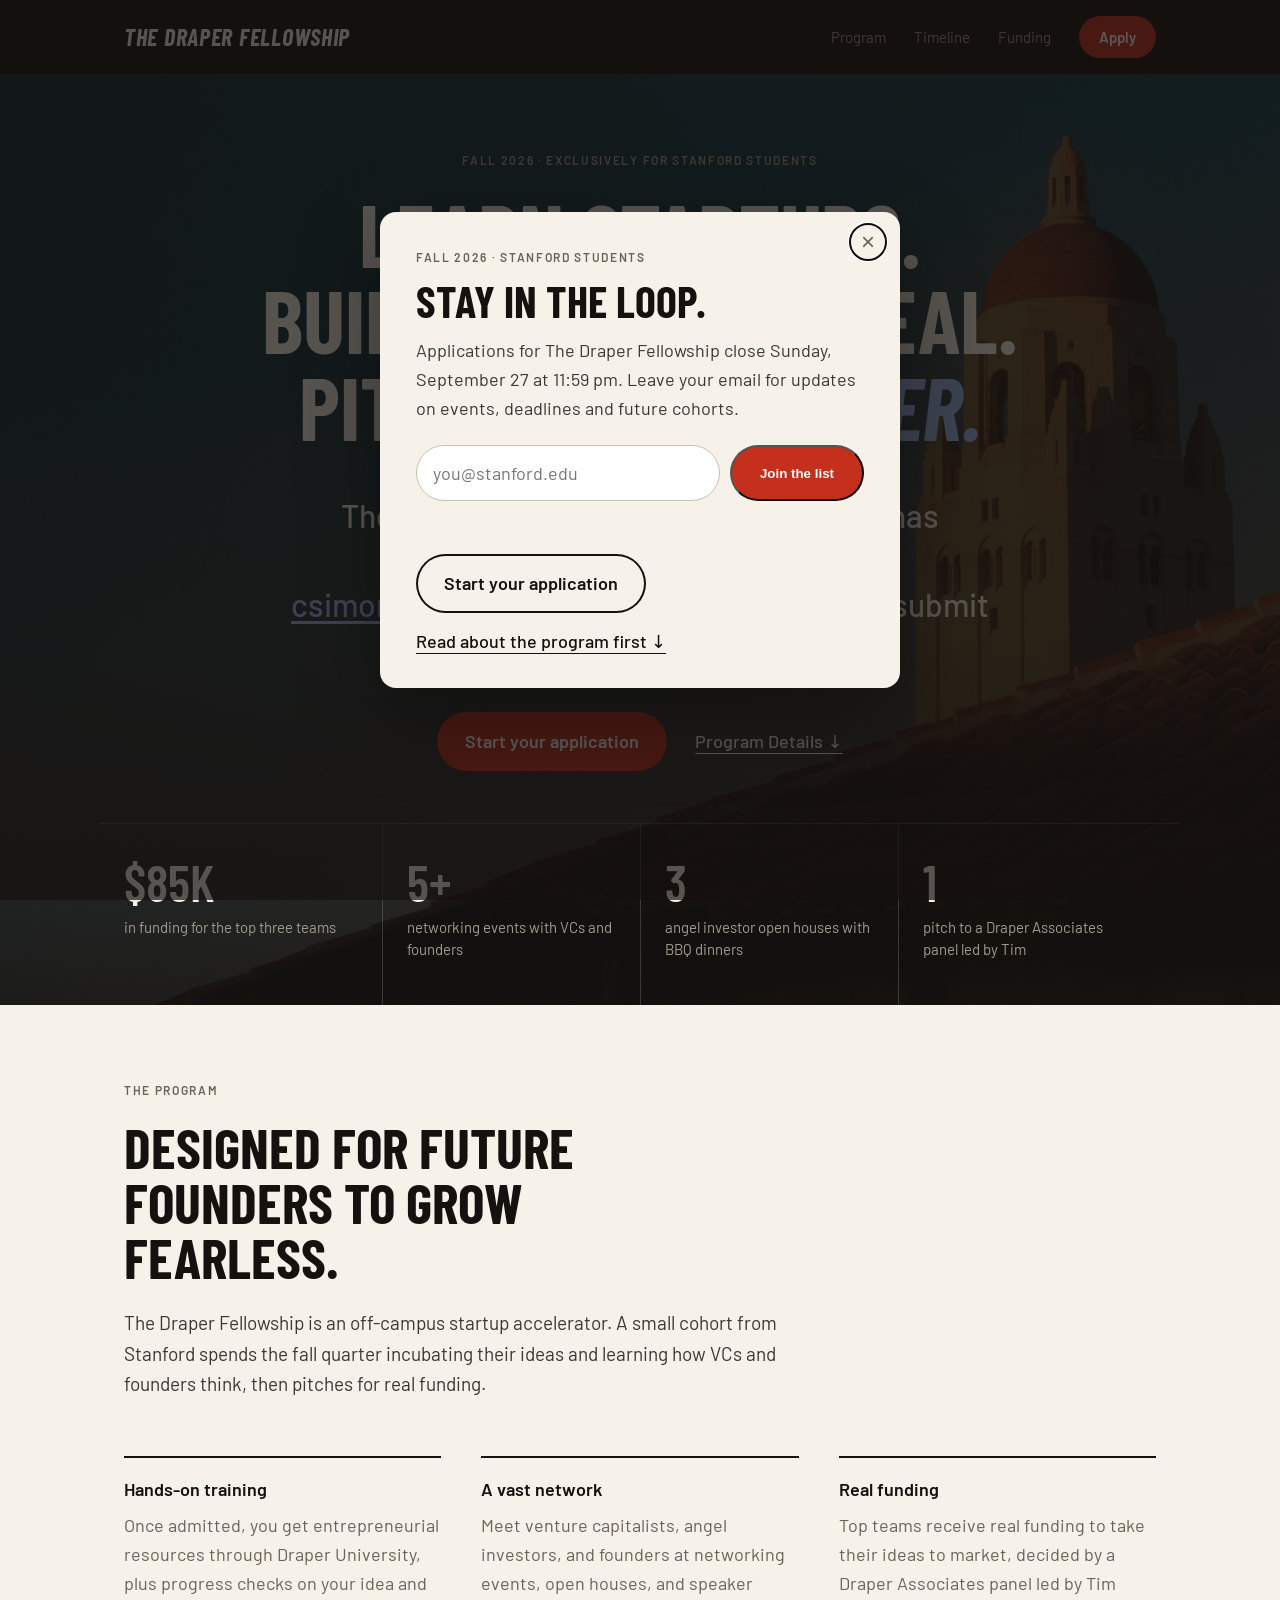
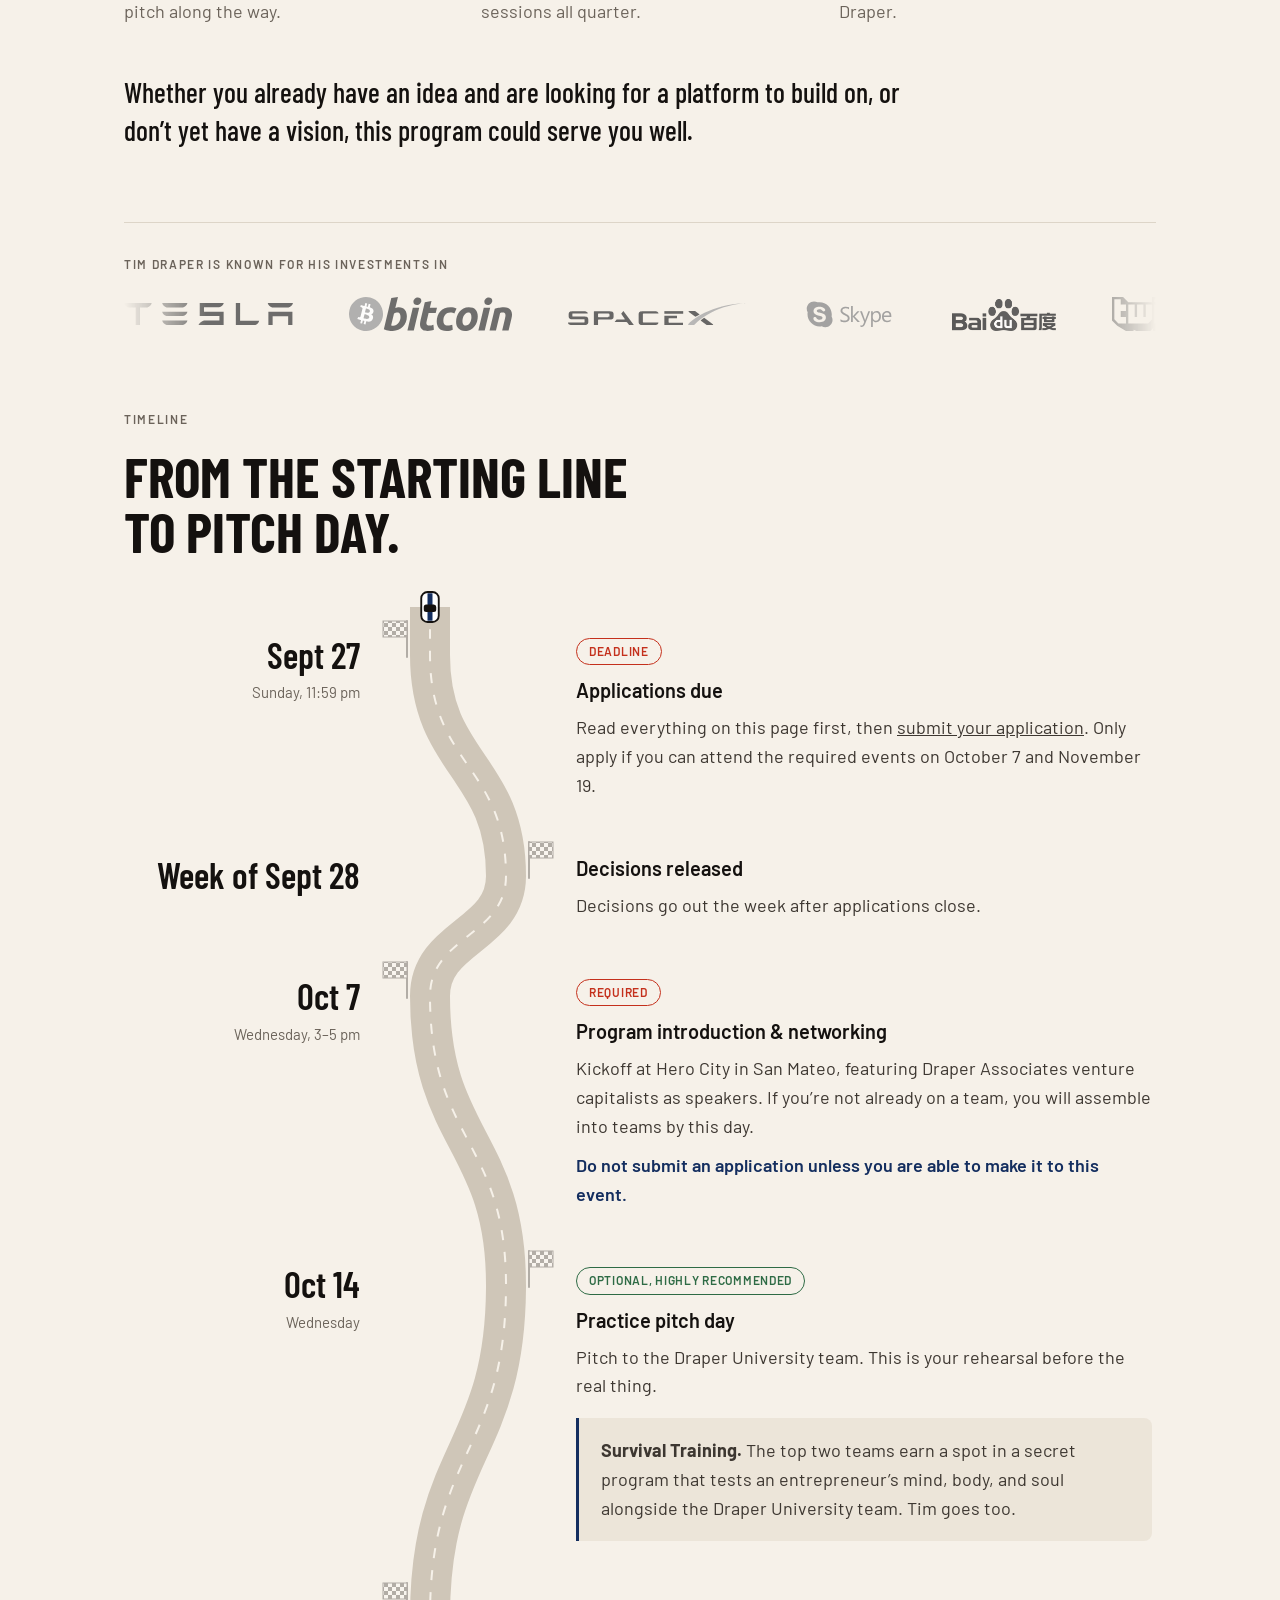
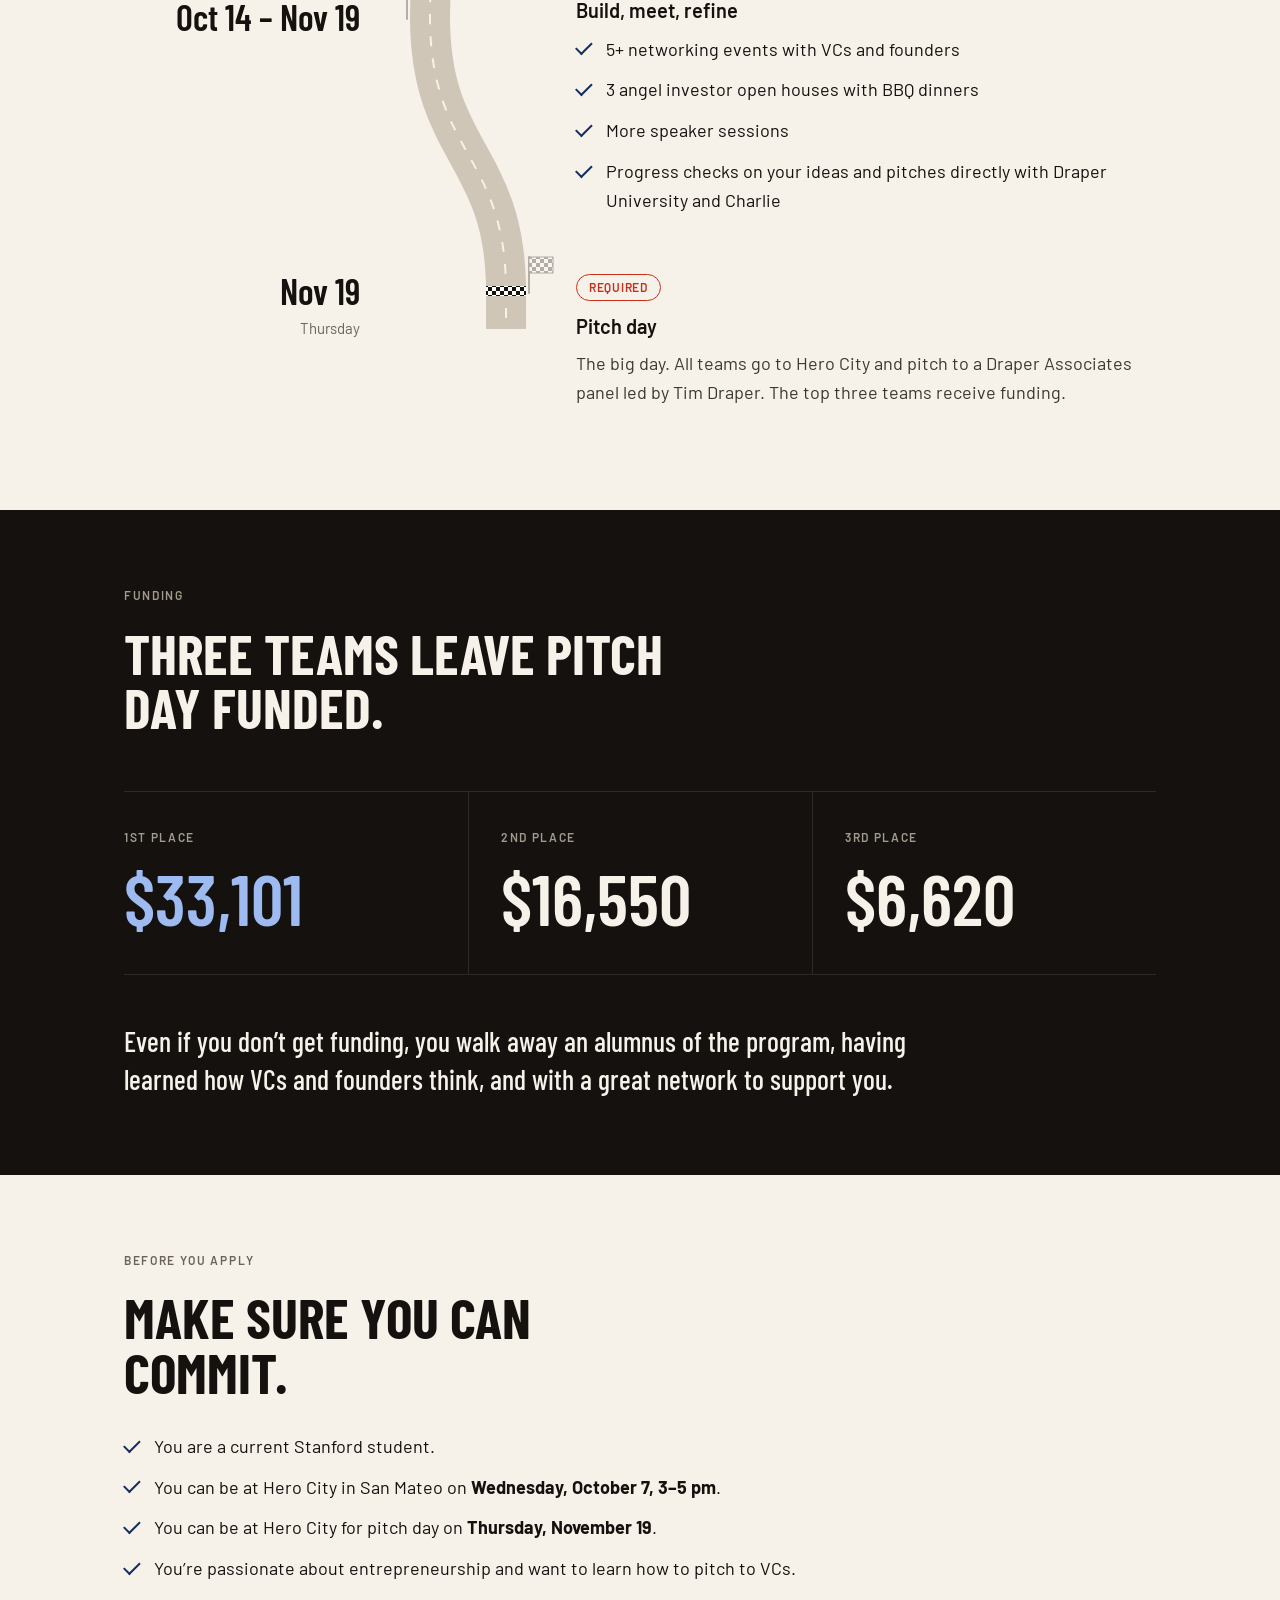
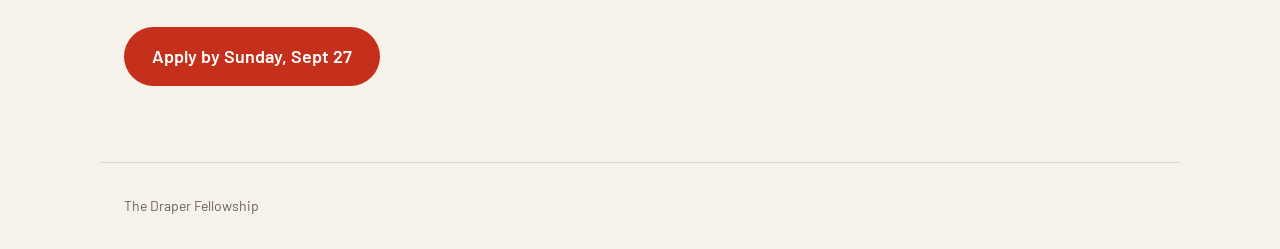
<file: docs/index.html>
<!DOCTYPE html>
<html lang="en">
<head>
  <meta charset="utf-8">
  <meta name="viewport" content="width=device-width, initial-scale=1">
  <title>The Draper Fellowship</title>
  <meta name="description" content="An off-campus startup accelerator for Stanford students. Learn how VCs and founders think, build your network, and pitch a Draper Associates panel for real funding. Applications due Sunday, Sept 27 at 11:59 pm.">
  <meta property="og:title" content="The Draper Fellowship">
  <meta property="og:description" content="A fall-quarter startup accelerator for Stanford students. Applications due Sunday, Sept 27 at 11:59 pm.">
  <meta property="og:type" content="website">
  <meta name="theme-color" content="#14110f">
  <link rel="icon" href="data:image/svg+xml,%3Csvg xmlns='http://www.w3.org/2000/svg' viewBox='0 0 64 64'%3E%3Crect width='64' height='64' rx='12' fill='%2314110f'/%3E%3Ctext x='32' y='46' font-family='Georgia,serif' font-size='40' font-style='italic' text-anchor='middle' fill='%23f6f1e9'%3ED%3C/text%3E%3C/svg%3E">
  <link rel="preconnect" href="https://fonts.googleapis.com">
  <link rel="preconnect" href="https://fonts.gstatic.com" crossorigin>
  <link href="https://fonts.googleapis.com/css2?family=Barlow+Condensed:ital,wght@0,500;0,600;0,700;1,700&family=Barlow:wght@400;500;600&display=swap" rel="stylesheet">
  <link rel="stylesheet" href="styles.css?v=25">
  <script src="main.js?v=15" defer></script>
</head>
<body>

  <header class="bar dark">
    <div class="nav wrap">
      <a class="wordmark" href="#top">The Draper Fellowship</a>
      <nav aria-label="Main">
        <a href="#program">Program</a>
        <a href="#timeline">Timeline</a>
        <a href="#funding">Funding</a>
        <a class="btn btn-small" href="#apply">Apply</a>
      </nav>
    </div>
  </header>

  <div class="dark hero-bg">
    <section class="hero wrap" id="top">
      <p class="eyebrow">Fall 2026 &middot; Exclusively for Stanford students</p>
      <h1>Learn startups.<br>Build something real.<br>Pitch to <em>Tim Draper.</em></h1>
      <p class="closed-note">The deadline for this quarter&rsquo;s program has officially passed. Please reach out to <a href="mailto:csimonia@stanford.edu">csimonia@stanford.edu</a> if you would like to submit a late application.</p>
      <div class="cta-row">
        <a class="btn" href="https://forms.gle/SGNK3WYaj53eyeUG7" target="_blank" rel="noopener">Start your application</a>
        <a class="link-arrow" href="#program">Program Details</a>
      </div>
    </section>

    <section class="stats wrap" aria-label="Program at a glance">
      <div><strong data-count="85" data-prefix="$" data-suffix="K">$85K</strong><span>in funding for the top three teams</span></div>
      <div><strong>5+</strong><span>networking events with VCs and founders</span></div>
      <div><strong>3</strong><span>angel investor open houses with BBQ dinners</span></div>
      <div><strong>1</strong><span>pitch to a Draper Associates panel led by Tim</span></div>
    </section>
  </div>

  <main>
    <section class="section wrap" id="program">
      <p class="eyebrow">The program</p>
      <h2>Designed for future founders to grow fearless.</h2>
      <p class="intro">The Draper Fellowship is an off-campus startup accelerator. A small cohort from Stanford spends the fall quarter incubating their ideas and learning how VCs and founders think, then pitches for real funding.</p>
      <div class="pillars">
        <article>
          <h3>Hands-on training</h3>
          <p>Once admitted, you get entrepreneurial resources through Draper University, plus progress checks on your idea and pitch along the way.</p>
        </article>
        <article>
          <h3>A vast network</h3>
          <p>Meet venture capitalists, angel investors, and founders at networking events, open houses, and speaker sessions all quarter.</p>
        </article>
        <article>
          <h3>Real funding</h3>
          <p>Top teams receive real funding to take their ideas to market, decided by a Draper Associates panel led by Tim Draper.</p>
        </article>
      </div>
      <p class="note">Whether you already have an idea and are looking for a platform to build on, or don&rsquo;t yet have a vision, this program could serve you well.</p>

      <div class="portfolio">
        <p class="eyebrow">Tim Draper is known for his investments in</p>
        <ul class="logos">
          <li><img src="logos/tesla.svg" alt="Tesla" loading="lazy"></li>
          <li><img src="logos/bitcoin.svg" alt="Bitcoin" loading="lazy"></li>
          <li><img src="logos/spacex.svg" alt="SpaceX" loading="lazy"></li>
          <li><img src="logos/skype.svg" alt="Skype" loading="lazy"></li>
          <li><img src="logos/baidu.png" alt="Baidu" loading="lazy"></li>
          <li><img src="logos/twitch.svg" alt="Twitch" loading="lazy"></li>
          <li><img src="logos/hotmail.svg" alt="Hotmail" loading="lazy"></li>
          <li><img src="logos/twitter.svg" alt="Twitter" loading="lazy"></li>
          <li><img src="logos/ring.svg" alt="Ring" loading="lazy"></li>
          <li><img src="logos/polymarket.svg" alt="Polymarket" loading="lazy"></li>
          <li><img src="logos/robinhood.svg" alt="Robinhood" loading="lazy"></li>
          <li><img src="logos/colossal.svg" alt="Colossal Biosciences" loading="lazy"></li>
        </ul>
      </div>
    </section>

    <section class="section wrap" id="timeline">
      <p class="eyebrow">Timeline</p>
      <h2>From the starting line to pitch day.</h2>

      <div class="timeline-wrap">
      <ol class="timeline">
        <li>
          <div class="when"><span class="date">Sept 27</span><span class="day">Sunday, 11:59 pm</span></div>
          <div class="what">
            <span class="tag tag-accent">Deadline</span>
            <h3>Applications due</h3>
            <p>Read everything on this page first, then <a href="#apply">submit your application</a>. Only apply if you can attend the required events on October 7 and November 19.</p>
          </div>
        </li>
        <li>
          <div class="when"><span class="date">Week of Sept 28</span></div>
          <div class="what">
            <h3>Decisions released</h3>
            <p>Decisions go out the week after applications close.</p>
          </div>
        </li>
        <li>
          <div class="when"><span class="date">Oct 7</span><span class="day">Wednesday, 3&ndash;5 pm</span></div>
          <div class="what">
            <span class="tag tag-accent">Required</span>
            <h3>Program introduction &amp; networking</h3>
            <p>Kickoff at Hero City in San Mateo, featuring Draper Associates venture capitalists as speakers. If you&rsquo;re not already on a team, you will assemble into teams by this day.</p>
            <p class="warn">Do not submit an application unless you are able to make it to this event.</p>
          </div>
        </li>
        <li>
          <div class="when"><span class="date">Oct 14</span><span class="day">Wednesday</span></div>
          <div class="what">
            <span class="tag tag-go">Optional, highly recommended</span>
            <h3>Practice pitch day</h3>
            <p>Pitch to the Draper University team. This is your rehearsal before the real thing.</p>
            <p class="callout"><strong>Survival Training.</strong> The top two teams earn a spot in a secret program that tests an entrepreneur&rsquo;s mind, body, and soul alongside the Draper University team. Tim goes too.</p>
          </div>
        </li>
        <li>
          <div class="when"><span class="date">Oct 14 &ndash; Nov 19</span></div>
          <div class="what">
            <h3>Build, meet, refine</h3>
            <ul class="checks">
              <li>5+ networking events with VCs and founders</li>
              <li>3 angel investor open houses with BBQ dinners</li>
              <li>More speaker sessions</li>
              <li>Progress checks on your ideas and pitches directly with Draper University and Charlie</li>
            </ul>
          </div>
        </li>
        <li>
          <div class="when"><span class="date">Nov 19</span><span class="day">Thursday</span></div>
          <div class="what">
            <span class="tag tag-accent">Required</span>
            <h3>Pitch day</h3>
            <p>The big day. All teams go to Hero City and pitch to a Draper Associates panel led by Tim Draper. The top three teams receive funding.</p>
          </div>
        </li>
      </ol>
      </div>
    </section>

    <section class="dark band" id="funding">
      <div class="wrap">
        <p class="eyebrow">Funding</p>
        <h2>Three teams leave pitch day funded.</h2>
        <div class="prizes">
          <div><span class="place">1st place</span><strong data-count="50000" data-prefix="$">$50,000</strong></div>
          <div><span class="place">2nd place</span><strong data-count="25000" data-prefix="$">$25,000</strong></div>
          <div><span class="place">3rd place</span><strong data-count="10000" data-prefix="$">$10,000</strong></div>
        </div>
        <p class="note">Even if you don&rsquo;t get funding, you walk away an alumnus of the program, having learned how VCs and founders think, and with a great network to support you.</p>
      </div>
    </section>

    <section class="section wrap apply" id="apply">
      <p class="eyebrow">Before you apply</p>
      <h2>Make sure you can commit.</h2>
      <ul class="checks">
        <li>You are a current Stanford student.</li>
        <li>You can be at Hero City in San Mateo on <strong>Wednesday, October 7, 3&ndash;5 pm</strong>.</li>
        <li>You can be at Hero City for pitch day on <strong>Thursday, November 19</strong>.</li>
        <li>You&rsquo;re passionate about entrepreneurship and want to learn how to pitch to VCs.</li>
      </ul>
      <a class="btn" href="https://forms.gle/SGNK3WYaj53eyeUG7" target="_blank" rel="noopener">Apply by Sunday, Sept 27</a>
    </section>
  </main>

  <dialog class="welcome" aria-labelledby="welcome-title">
    <button class="welcome-close" type="button" aria-label="Close">&times;</button>
    <p class="eyebrow">Fall 2026 &middot; Stanford students</p>
    <h2 id="welcome-title">Stay in the loop.</h2>
    <p>Applications for The Draper Fellowship close Sunday, September 27 at 11:59 pm. Leave your email for updates on events, deadlines and future cohorts.</p>
    <!-- MAILING LIST: data-form is the Google Form ID, data-entry the Email question's entry ID -->
    <form class="signup" data-form="1FAIpQLSf-tnY-HEZsAlSO1pd43NrsyA0CG9No7Oa1sWK3fm_6iik1VA" data-entry="2117742512" novalidate>
      <label class="sr-only" for="signup-email">Email</label>
      <input id="signup-email" type="email" name="email" placeholder="you@stanford.edu" required autocomplete="email">
      <button class="btn" type="submit">Join the list</button>
      <p class="signup-msg" aria-live="polite"></p>
    </form>
    <div class="cta-row">
      <a class="btn btn-outline" href="https://forms.gle/SGNK3WYaj53eyeUG7" target="_blank" rel="noopener">Start your application</a>
      <button class="link-arrow welcome-later" type="button">Read about the program first</button>
    </div>
  </dialog>

  <footer class="wrap">
    <span>The Draper Fellowship</span>
  </footer>

</body>
</html>
</file>
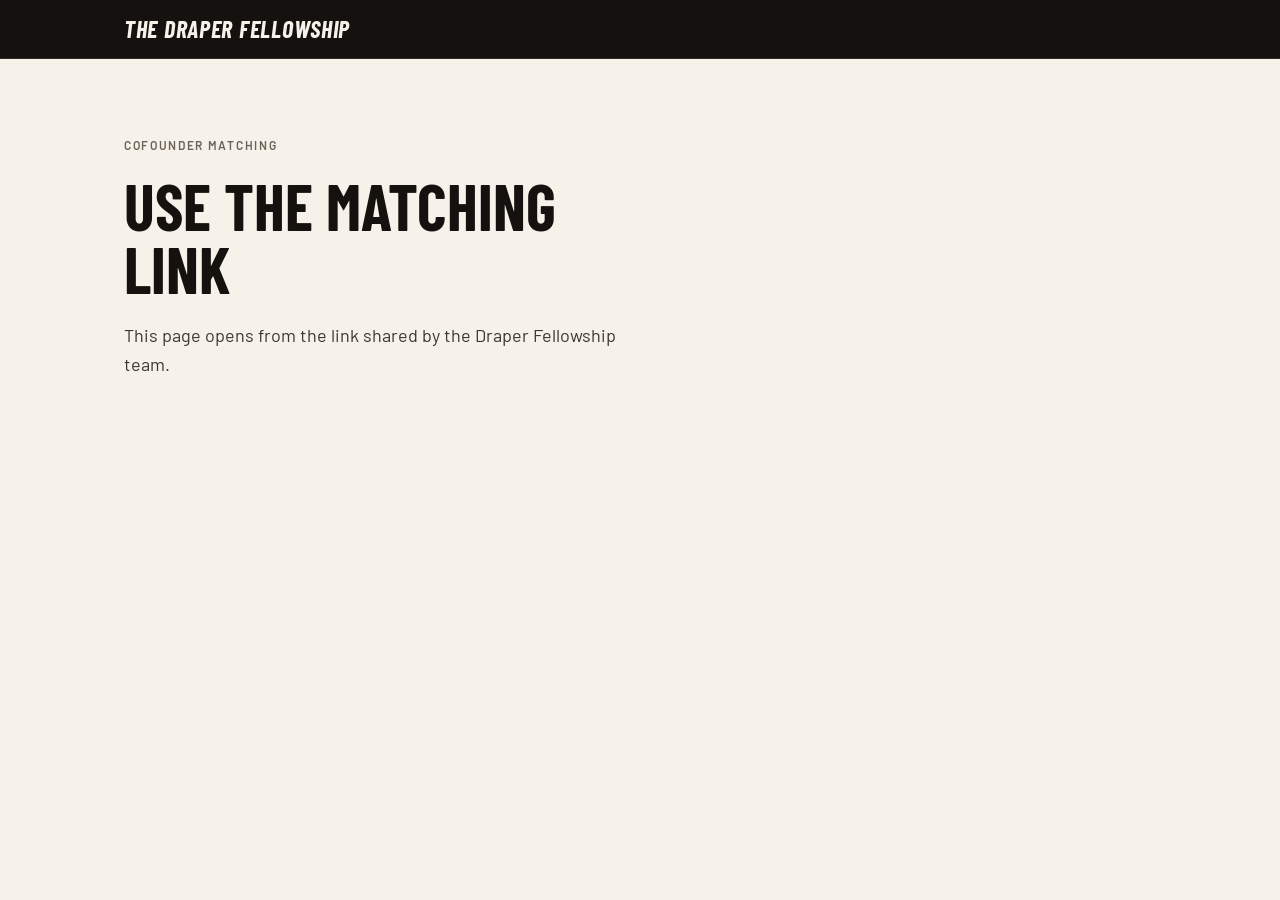
<file: docs/match/index.html>
<!DOCTYPE html>
<html lang="en">
<head>
  <meta charset="utf-8">
  <meta name="viewport" content="width=device-width, initial-scale=1">
  <meta name="robots" content="noindex">
  <title>Cofounder matching · The Draper Fellowship</title>
  <meta name="theme-color" content="#14110f">
  <link rel="icon" href="data:image/svg+xml,%3Csvg xmlns='http://www.w3.org/2000/svg' viewBox='0 0 64 64'%3E%3Crect width='64' height='64' rx='12' fill='%2314110f'/%3E%3Ctext x='32' y='46' font-family='Georgia,serif' font-size='40' font-style='italic' text-anchor='middle' fill='%23f6f1e9'%3ED%3C/text%3E%3C/svg%3E">
  <link rel="preconnect" href="https://fonts.googleapis.com">
  <link rel="preconnect" href="https://fonts.gstatic.com" crossorigin>
  <link href="https://fonts.googleapis.com/css2?family=Barlow+Condensed:ital,wght@0,500;0,600;0,700;1,700&family=Barlow:wght@400;500;600&display=swap" rel="stylesheet">
  <link rel="stylesheet" href="../styles.css?v=25">
  <link rel="stylesheet" href="match.css?v=5">
  <script src="match.js?v=8" defer></script>
</head>
<body>

  <header class="bar dark">
    <div class="nav wrap">
      <a class="wordmark" href="../">The Draper Fellowship</a>
    </div>
  </header>

  <!-- data-form / data-*-entry: the Google Form that stores rankings (Name, Ranking, Device questions) -->
  <main class="match wrap" data-form="1FAIpQLSfKG64lp2JRfSBLvQhcKNfRNk2JUpusC7Sj-TjBCpWRB7tJ8A" data-name-entry="581022194" data-ranking-entry="2034491808" data-device-entry="751092105">
    <p class="eyebrow">Cofounder matching</p>
    <h1 class="match-title">Loading&hellip;</h1>
    <p class="match-lede"></p>
    <p class="match-as"></p>

    <section class="match-who" aria-labelledby="who-h" hidden>
      <h2 id="who-h">Find your name</h2>
      <label class="sr-only" for="who-search">Search names</label>
      <input id="who-search" class="search" type="search" placeholder="Search by name" autocomplete="off">
      <ul class="people" id="who-list"></ul>
    </section>

    <div class="match-grid" hidden>
      <section class="mine" aria-labelledby="picks-h">
        <h2 id="picks-h">Your ranking</h2>
        <ol class="picks"></ol>
        <div class="actions">
          <button class="btn" type="button" id="submit" disabled>Submit ranking</button>
          <p class="match-msg" aria-live="polite"></p>
        </div>
      </section>
      <section aria-labelledby="people-h">
        <h2 id="people-h">Everyone</h2>
        <label class="sr-only" for="search">Search names</label>
        <input id="search" class="search" type="search" placeholder="Search by name" autocomplete="off">
        <ul class="people"></ul>
      </section>
    </div>
  </main>

</body>
</html>
</file>
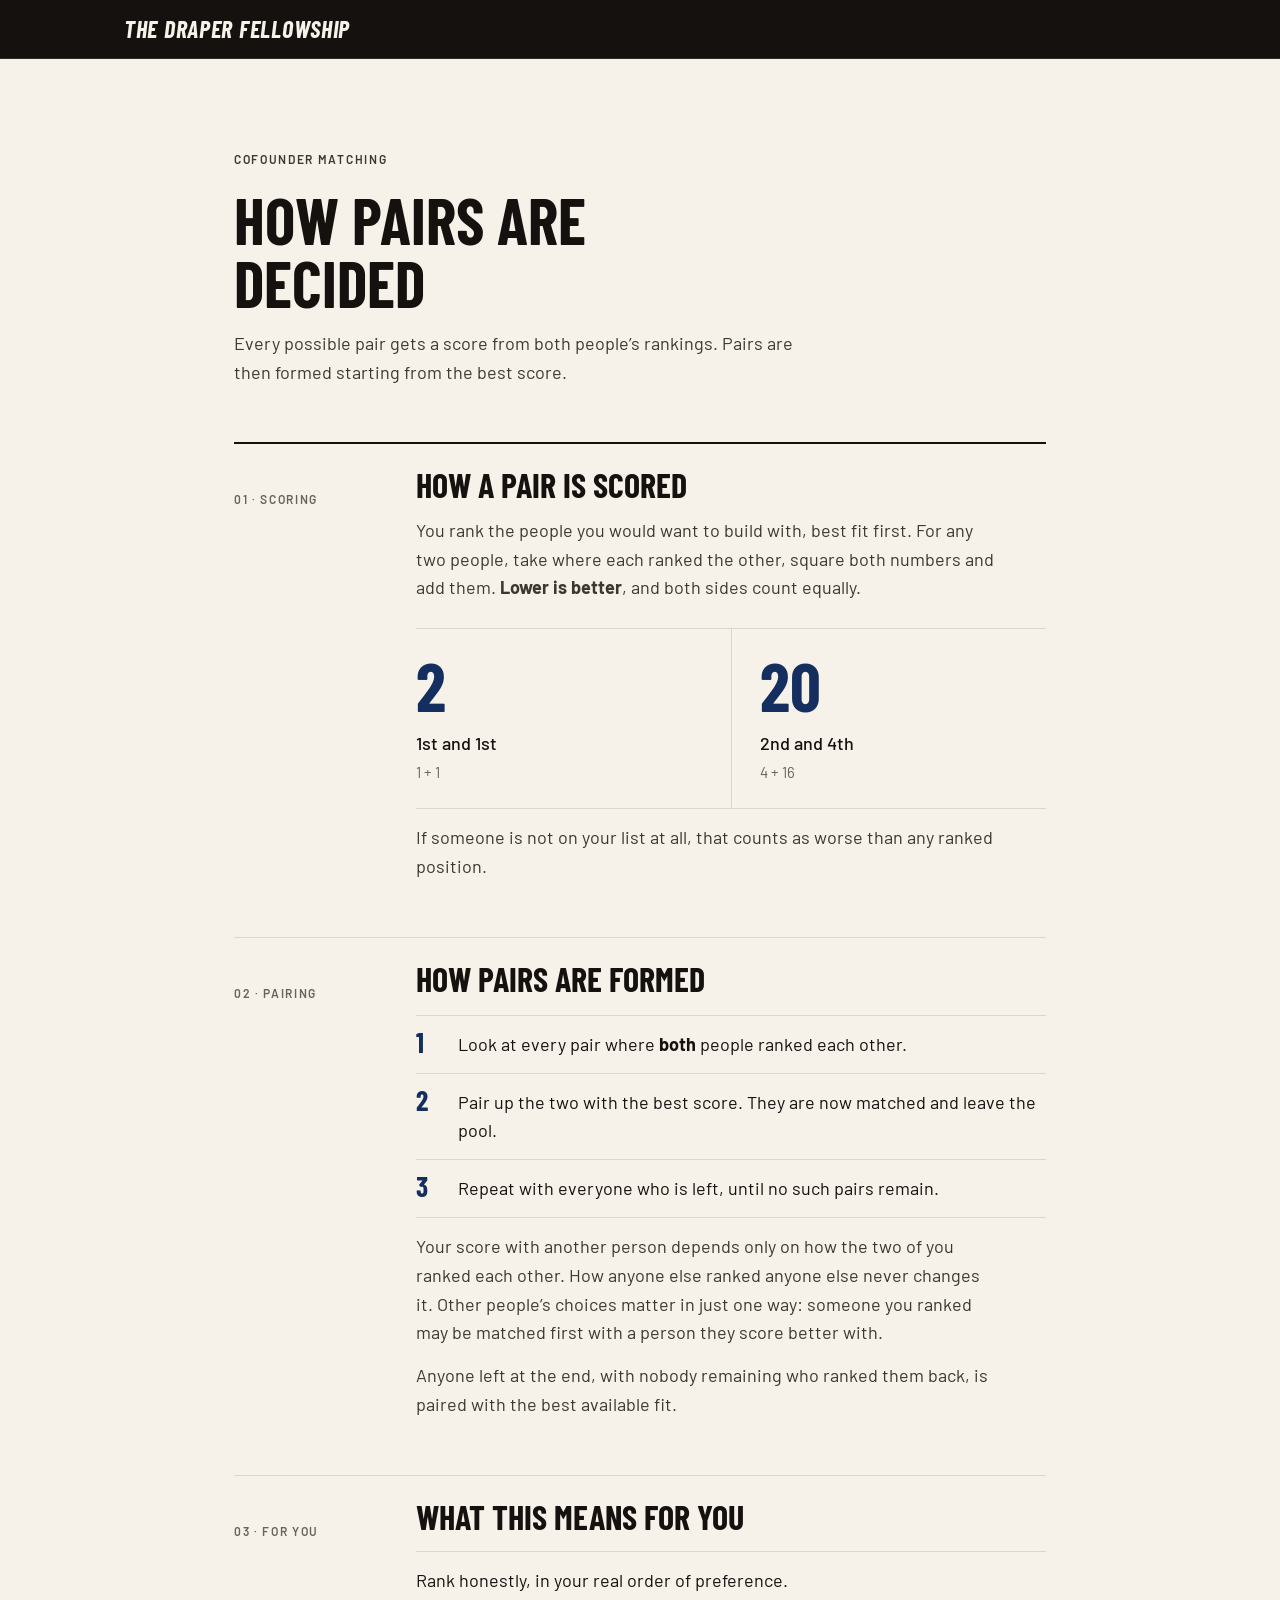
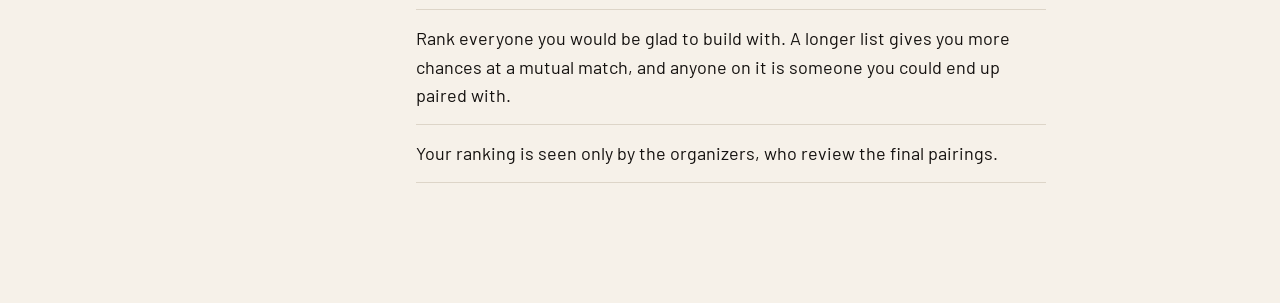
<file: docs/match/how.html>
<!DOCTYPE html>
<html lang="en">
<head>
  <meta charset="utf-8">
  <meta name="viewport" content="width=device-width, initial-scale=1">
  <meta name="robots" content="noindex">
  <title>How pairs are decided · The Draper Fellowship</title>
  <meta name="theme-color" content="#14110f">
  <link rel="icon" href="data:image/svg+xml,%3Csvg xmlns='http://www.w3.org/2000/svg' viewBox='0 0 64 64'%3E%3Crect width='64' height='64' rx='12' fill='%2314110f'/%3E%3Ctext x='32' y='46' font-family='Georgia,serif' font-size='40' font-style='italic' text-anchor='middle' fill='%23f6f1e9'%3ED%3C/text%3E%3C/svg%3E">
  <link rel="preconnect" href="https://fonts.googleapis.com">
  <link rel="preconnect" href="https://fonts.gstatic.com" crossorigin>
  <link href="https://fonts.googleapis.com/css2?family=Barlow+Condensed:ital,wght@0,500;0,600;0,700;1,700&family=Barlow:wght@400;500;600&display=swap" rel="stylesheet">
  <link rel="stylesheet" href="../styles.css?v=25">
  <link rel="stylesheet" href="match.css?v=4">
  </head>
<body>

  <header class="bar dark">
    <div class="nav wrap">
      <a class="wordmark" href="../">The Draper Fellowship</a>
    </div>
  </header>

  <main class="match explain wrap">
    <p class="eyebrow">Cofounder matching</p>
    <h1 class="match-title">How pairs are decided</h1>
    <p class="match-lede">Every possible pair gets a score from both people&rsquo;s rankings. Pairs are then formed starting from the best score.</p>

    <section class="part">
      <p class="label">01 &middot; Scoring</p>
      <div>
        <h2>How a pair is scored</h2>
        <p>You rank the people you would want to build with, best fit first. For any two people, take where each ranked the other, square both numbers and add them. <strong>Lower is better</strong>, and both sides count equally.</p>
        <div class="sums">
          <div><span class="n">2</span><span class="who">1st and 1st</span><span class="sum">1 + 1</span></div>
          <div><span class="n">20</span><span class="who">2nd and 4th</span><span class="sum">4 + 16</span></div>
        </div>
        <p>If someone is not on your list at all, that counts as worse than any ranked position.</p>
      </div>
    </section>

    <section class="part">
      <p class="label">02 &middot; Pairing</p>
      <div>
        <h2>How pairs are formed</h2>
        <ol class="steps">
          <li>Look at every pair where <strong>both</strong> people ranked each other.</li>
          <li>Pair up the two with the best score. They are now matched and leave the pool.</li>
          <li>Repeat with everyone who is left, until no such pairs remain.</li>
        </ol>
        <p>Your score with another person depends only on how the two of you ranked each other. How anyone else ranked anyone else never changes it. Other people&rsquo;s choices matter in just one way: someone you ranked may be matched first with a person they score better with.</p>
        <p>Anyone left at the end, with nobody remaining who ranked them back, is paired with the best available fit.</p>
      </div>
    </section>

    <section class="part">
      <p class="label">03 &middot; For you</p>
      <div>
        <h2>What this means for you</h2>
        <ul class="plain">
          <li>Rank honestly, in your real order of preference.</li>
          <li>Rank everyone you would be glad to build with. A longer list gives you more chances at a mutual match, and anyone on it is someone you could end up paired with.</li>
          <li>Your ranking is seen only by the organizers, who review the final pairings.</li>
        </ul>
      </div>
    </section>
  </main>

</body>
</html>
</file>
<file: docs/styles.css>
:root {
  --ink: #14110f;
  --paper: #f6f1e9;
  --muted: #6b635a;
  --line: #ddd5c8;
  --accent: #142e5f;
  --on-accent: #fff;
  /* red for the CTA and required/deadline tags, green for the optional tag */
  --red: #c4301c;
  --green: #2e6b45;
  --display: "Barlow Condensed", "Arial Narrow", sans-serif;
  --sans: "Barlow", system-ui, -apple-system, sans-serif;
}

* { box-sizing: border-box; }

html { scroll-behavior: smooth; }

@media (prefers-reduced-motion: reduce) {
  html { scroll-behavior: auto; }
}

body {
  margin: 0;
  background: var(--paper);
  color: var(--ink);
  font-family: var(--sans);
  font-size: 1.125rem;
  line-height: 1.6;
  -webkit-font-smoothing: antialiased;
}

h1, h2, h3, p, ul, ol { margin: 0; }
ul, ol { padding: 0; list-style: none; }

a { color: inherit; }
a:focus-visible { outline: 2px solid var(--accent); outline-offset: 3px; }

.wrap {
  width: 100%;
  max-width: 1080px;
  margin-inline: auto;
  padding-inline: 24px;
}

.dark {
  background: var(--ink);
  color: var(--paper);
  --muted: #a39a8e;
  --line: #2e2925;
  /* #142e5f is unreadable on ink (1.4:1), so dark sections use a tint of the same hue */
  --accent: #9dbaf1;
  --on-accent: var(--ink);
}

h1, h2 {
  font-family: var(--display);
  font-weight: 700;
  text-transform: uppercase;
  line-height: 0.98;
}

h1 { font-size: clamp(2.0625rem, 7.2vw, 5.5rem); margin-inline: auto; }
h1 em { color: var(--accent); }
h2 { font-size: clamp(2.125rem, 4.8vw, 3.5rem); max-width: 22ch; }
h3 { font-size: 1.125rem; font-weight: 600; line-height: 1.3; }

.eyebrow {
  font-size: 0.75rem;
  font-weight: 600;
  letter-spacing: 0.14em;
  text-transform: uppercase;
  color: var(--muted);
  margin-bottom: 20px;
}

/* Nav */

.bar {
  position: sticky;
  top: 0;
  z-index: 10;
  border-bottom: 1px solid var(--line);
}

[id] { scroll-margin-top: 72px; }

.nav {
  display: flex;
  align-items: center;
  justify-content: space-between;
  gap: 16px;
  padding-block: 16px;
}

.wordmark {
  font-family: var(--display);
  font-weight: 700;
  font-style: italic;
  text-transform: uppercase;
  letter-spacing: 0.03em;
  font-size: 1.5rem;
  text-decoration: none;
  line-height: 1.1;
}

.nav nav { display: flex; align-items: center; gap: 28px; }

.nav nav a:not(.btn) {
  font-size: 0.9375rem;
  text-decoration: none;
  color: var(--muted);
}
.nav nav a:not(.btn):hover { color: var(--paper); }

/* Buttons */

.btn {
  display: inline-block;
  background: var(--red);
  color: #fff;
  font-weight: 600;
  text-decoration: none;
  padding: 15px 28px;
  border-radius: 999px;
  transition: transform 0.15s ease, background 0.15s ease;
}
.btn:hover { background: color-mix(in srgb, var(--red) 88%, #000); transform: translateY(-1px); }
.btn-small { padding: 9px 20px; font-size: 0.9375rem; }

.link-arrow { font-weight: 500; text-underline-offset: 5px; background: none; border: 0; padding: 0; font: inherit; font-weight: 500; color: inherit; text-decoration: underline; cursor: pointer; }
.link-arrow::after { content: " \2193"; }

/* Hero */

/* photo behind the landing block; the gradient keeps cream text readable over the sky and roof */
.hero-bg {
  background:
    linear-gradient(180deg, rgba(20, 17, 15, 0.62) 0%, rgba(20, 17, 15, 0.7) 60%, rgba(20, 17, 15, 0.92) 100%),
    url("hero.jpg") center 30% / cover no-repeat;
}
.hero-bg .stats { border-top-color: rgba(246, 241, 233, 0.18); }
.hero-bg .stats div + div { border-left-color: rgba(246, 241, 233, 0.18); }


.hero { padding-block: clamp(38px, 6.4vw, 76px) clamp(32px, 4.8vw, 52px); text-align: center; }
.hero .cta-row { justify-content: center; }

.countdown {
  display: flex;
  justify-content: center;
  align-items: flex-start;
  margin-top: clamp(28px, 4vw, 48px);
}
.countdown div { position: relative; padding-inline: 0.22em; font-size: clamp(2rem, 5.6vw, 4.25rem); }
/* the colon between groups */
.countdown div + div::before {
  content: ":";
  position: absolute;
  left: 0;
  top: 0.02em;
  transform: translateX(-50%);
  color: var(--muted);
  font-family: var(--display);
  font-weight: 700;
  line-height: 1;
}
.countdown .num {
  display: block;
  font-family: var(--display);
  font-weight: 700;
  font-size: 1em;
  line-height: 1;
  font-variant-numeric: tabular-nums;
}
.countdown .unit {
  display: block;
  margin-top: 12px;
  font-size: 0.75rem;
  font-weight: 700;
  letter-spacing: 0.18em;
  text-transform: uppercase;
  color: var(--accent);
}
.countdown div:last-child .num, .countdown div:last-child .unit { color: var(--accent); }
.countdown.is-over .num, .countdown.is-over .unit { color: var(--muted); }

.until { margin-top: 22px; color: #d5cdc1; }

.closed-note { max-width: 40ch; margin: clamp(28px, 4vw, 44px) auto 0; font-size: clamp(1.375rem, 2.6vw, 2rem); font-weight: 500; line-height: 1.4; color: var(--paper); }
.closed-note a { color: var(--accent); text-underline-offset: 4px; }

.intro { max-width: 62ch; margin-top: 24px; font-size: 1.1875rem; color: #3d3731; }

.cta-row {
  display: flex;
  flex-wrap: wrap;
  align-items: center;
  gap: 16px 28px;
  margin-top: 40px;
}

.stats {
  display: grid;
  grid-template-columns: repeat(4, 1fr);
  border-top: 1px solid var(--line);
}

.stats div { padding: 32px 24px 44px 0; }
.stats div + div { padding-left: 24px; border-left: 1px solid var(--line); }

.stats strong {
  display: block;
  font-family: var(--display);
  font-weight: 600;
  font-size: clamp(2.25rem, 4vw, 3.25rem);
  line-height: 1;
  margin-bottom: 10px;
}

.stats span { font-size: 0.9375rem; color: var(--muted); line-height: 1.45; display: block; }

/* Sections */

.section { padding-block: clamp(44px, 6.4vw, 76px); }
.section + .section { padding-top: 0; }

.pillars {
  display: grid;
  grid-template-columns: repeat(3, 1fr);
  gap: 40px;
  margin-top: 56px;
}

.pillars article { border-top: 2px solid var(--ink); padding-top: 20px; }
.pillars p { margin-top: 10px; color: var(--muted); }

.note {
  max-width: 62ch;
  margin-top: 48px;
  font-family: var(--display);
  font-weight: 500;
  font-size: clamp(1.375rem, 2.4vw, 1.75rem);
  line-height: 1.35;
}

.portfolio { margin-top: 72px; padding-top: 32px; border-top: 1px solid var(--line); }

.logos { display: flex; flex-wrap: wrap; align-items: center; gap: 28px 56px; }

/* logos are shown in one tone so the mixed brand colors read as a set; hover restores color */
.logos img {
  display: block;
  height: 34px;
  width: auto;
  filter: grayscale(1);
  opacity: 0.8;
  transition: filter 0.3s ease, opacity 0.3s ease;
}
.logos img:hover { filter: none; opacity: 1; }
/* wide wordmarks and tall marks sized to similar visual weight */
.logos img[alt="Tesla"], .logos img[alt="SpaceX"] { height: 22px; }
.logos img[alt="Colossal Biosciences"], .logos img[alt="Polymarket"], .logos img[alt="Robinhood"] { height: 28px; }
.logos img[alt="Hotmail"], .logos img[alt="Twitter"] { height: 40px; }

/* Timeline: main.js draws a winding road between the date and detail columns */

.timeline-wrap { position: relative; margin-top: 48px; --road-x: 260px; --road-w: 168px; }
.timeline { position: relative; }

.timeline > li {
  display: grid;
  grid-template-columns: var(--road-x) var(--road-w) 1fr;
  padding-block: 28px;
}
.when { text-align: right; padding-right: 24px; }
.what { grid-column: 3; padding-left: 24px; }

.road {
  position: absolute;
  top: 0;
  left: var(--road-x);
  width: var(--road-w);
  height: 100%;
  overflow: visible;
  pointer-events: none;
}
.road path { fill: none; }
.road-base { stroke: #cfc6b8; }
.road-driven { stroke: var(--accent); }
.road-dash { stroke: var(--paper); stroke-dasharray: 10 12; }

.flag { opacity: 0.3; transition: opacity 0.3s ease; transform-box: fill-box; transform-origin: 50% 100%; }
.flag.is-active { opacity: 1; }
.flag line { stroke: var(--ink); stroke-width: 2; stroke-linecap: round; }
.flag rect { stroke: var(--ink); stroke-width: 1; }

.car-body { fill: #fff; stroke: var(--ink); stroke-width: 1.5; }
.car-stripe { fill: var(--accent); }
.car-glass { fill: var(--ink); }

.when .date {
  display: block;
  font-family: var(--display);
  font-weight: 600;
  font-size: clamp(1.75rem, 3vw, 2.25rem);
  line-height: 1.1;
}
.when .day { display: block; margin-top: 6px; font-size: 0.9375rem; color: var(--muted); }

.what { max-width: 60ch; }
.what p { margin-top: 10px; color: #3d3731; }
.what h3 { font-size: 1.25rem; }

.tag {
  display: inline-block;
  margin-bottom: 12px;
  padding: 3px 12px;
  border: 1px solid var(--line);
  border-radius: 999px;
  font-size: 0.75rem;
  font-weight: 600;
  letter-spacing: 0.06em;
  text-transform: uppercase;
  color: var(--muted);
}
.tag-accent { border-color: var(--red); color: var(--red); }
.tag-go { border-color: var(--green); color: var(--green); }

.what .warn { color: var(--accent); font-weight: 600; }

.what .callout {
  margin-top: 18px;
  padding: 18px 22px;
  background: #ece5d9;
  border-left: 3px solid var(--accent);
  border-radius: 0 8px 8px 0;
}

.checks li {
  position: relative;
  padding-left: 30px;
  margin-top: 12px;
}
.checks li::before {
  content: "";
  position: absolute;
  left: 2px;
  top: 0.55em;
  width: 14px;
  height: 7px;
  border-left: 2px solid var(--accent);
  border-bottom: 2px solid var(--accent);
  transform: rotate(-45deg) translateY(-3px);
}

/* Funding band */

.band { padding-block: clamp(44px, 6.4vw, 76px); }

.prizes {
  display: grid;
  grid-template-columns: repeat(3, 1fr);
  margin-top: 56px;
  border-block: 1px solid var(--line);
}

.prizes div { padding: 36px 24px 40px 0; }
.prizes div + div { padding-left: 32px; border-left: 1px solid var(--line); }

.prizes .place {
  display: block;
  font-size: 0.75rem;
  font-weight: 600;
  letter-spacing: 0.14em;
  text-transform: uppercase;
  color: var(--muted);
  margin-bottom: 14px;
}

.prizes strong {
  font-family: var(--display);
  font-weight: 600;
  font-size: clamp(2.5rem, 6vw, 4.5rem);
  line-height: 1;
}
.prizes div:first-child strong { color: var(--accent); }

/* Apply */

.apply .checks { margin-top: 32px; }
.apply .btn { margin-top: 44px; }

footer {
  padding-block: 32px;
  border-top: 1px solid var(--line);
  font-size: 0.875rem;
  color: var(--muted);
}

/* Motion (classes are added by main.js, so nothing is hidden without it) */

.reveal {
  opacity: 0;
  transform: translateY(22px);
  transition: opacity 0.7s ease, transform 0.7s cubic-bezier(0.2, 0.7, 0.2, 1);
  transition-delay: var(--d, 0s);
}
.reveal.in { opacity: 1; transform: none; }
.stats .reveal { transition-delay: calc(0.5s + var(--d, 0s)); }

.marquee {
  overflow: hidden;
  -webkit-mask-image: linear-gradient(90deg, transparent, #000 8%, #000 92%, transparent);
  mask-image: linear-gradient(90deg, transparent, #000 8%, #000 92%, transparent);
}
.marquee .track { display: flex; width: max-content; animation: marquee 45s linear infinite; }
.marquee:hover .track { animation-play-state: paused; }
.marquee ul { flex-wrap: nowrap; flex-shrink: 0; padding-right: 56px; }

@keyframes marquee { to { transform: translateX(-50%); } }
@keyframes flag-pop { 50% { transform: scale(1.3); } }
@keyframes rise { from { opacity: 0; transform: translateY(24px); } }

@media (prefers-reduced-motion: no-preference) {
  .flag.is-active { animation: flag-pop 0.4s ease; }
  .hero > * { animation: rise 0.9s cubic-bezier(0.2, 0.7, 0.2, 1) both; }
  .hero > :nth-child(2) { animation-delay: 0.08s; }
  .hero > :nth-child(3) { animation-delay: 0.2s; }
  .hero > :nth-child(4) { animation-delay: 0.32s; }
}

/* Welcome popup */

.welcome {
  width: min(92vw, 520px);
  padding: 36px 36px 32px;
  border: 0;
  border-radius: 16px;
  background: var(--paper);
  color: var(--ink);
  box-shadow: 0 30px 80px rgba(0, 0, 0, 0.35);
}
.welcome::backdrop { background: rgba(20, 17, 15, 0.7); }

/* Gradual entrance. Browsers without @starting-style just show the dialog immediately. */
@media (prefers-reduced-motion: no-preference) {
  .welcome, .welcome::backdrop {
    transition: opacity 0.45s ease, transform 0.45s cubic-bezier(0.2, 0.7, 0.2, 1), overlay 0.45s allow-discrete, display 0.45s allow-discrete;
  }
  .welcome[open] { opacity: 1; transform: translateY(0); }
  .welcome[open]::backdrop { opacity: 1; }
  @starting-style {
    .welcome[open] { opacity: 0; transform: translateY(28px); }
    .welcome[open]::backdrop { opacity: 0; }
  }
  .welcome:not([open]) { opacity: 0; transform: translateY(28px); }
  .welcome:not([open])::backdrop { opacity: 0; }
}
.welcome h2 { font-size: clamp(2rem, 4vw, 2.75rem); margin-bottom: 14px; }
.welcome p:not(.eyebrow) { color: #3d3731; }
.welcome .eyebrow { margin-bottom: 12px; }
.welcome .cta-row { margin-top: 22px; gap: 14px 24px; }
.signup { display: flex; flex-wrap: wrap; gap: 10px; margin-top: 22px; }
.signup input {
  flex: 1 1 200px;
  min-width: 0;
  padding: 13px 16px;
  border: 1px solid #c9c0b2;
  border-radius: 999px;
  background: #fff;
  color: var(--ink);
  font: inherit;
}
.signup input:focus { outline: 2px solid var(--accent); outline-offset: 2px; }
.signup .btn { padding-block: 13px; }
.signup-msg { flex-basis: 100%; min-height: 1.4em; margin: 0; font-size: 0.9375rem; color: var(--green); }
.signup-msg.is-error { color: var(--red); }
.signup.is-done input, .signup.is-done .btn { display: none; }

.btn-outline { background: transparent; color: var(--ink); box-shadow: inset 0 0 0 2px var(--ink); }
.btn-outline:hover { background: var(--ink); color: var(--paper); }

.sr-only { position: absolute; width: 1px; height: 1px; overflow: hidden; clip: rect(0 0 0 0); white-space: nowrap; }

.welcome-close {
  position: absolute;
  top: 12px;
  right: 14px;
  width: 36px;
  height: 36px;
  border: 0;
  border-radius: 50%;
  background: transparent;
  color: var(--muted);
  font-size: 1.5rem;
  line-height: 1;
  cursor: pointer;
}
.welcome-close:hover { background: #ece5d9; color: var(--ink); }

/* Small screens */

@media (max-width: 760px) {
  .nav nav a:not(.btn) { display: none; }

  .stats { grid-template-columns: repeat(2, 1fr); }
  .stats div { padding: 24px 16px 28px 0; }
  .stats div + div { padding-left: 0; border-left: 0; }
  .stats div:nth-child(even) { padding-left: 20px; border-left: 1px solid var(--line); }
  .stats div:nth-child(n+3) { border-top: 1px solid var(--line); }

  .pillars { grid-template-columns: 1fr; gap: 32px; }

  .countdown .unit { font-size: 0.625rem; letter-spacing: 0.12em; }
  .hero-bg {
    background-image:
      linear-gradient(180deg, rgba(20, 17, 15, 0.74) 0%, rgba(20, 17, 15, 0.82) 60%, rgba(20, 17, 15, 0.94) 100%),
      url("hero.jpg");
    background-position: 76% 30%;
    background-size: auto 130%;
  }
  .welcome { padding: 28px 22px 24px; }

  .logos { gap: 20px 36px; }
  .logos img { height: 26px; }
  .logos img[alt="Tesla"], .logos img[alt="SpaceX"] { height: 17px; }
  .logos img[alt="Colossal Biosciences"], .logos img[alt="Polymarket"], .logos img[alt="Robinhood"] { height: 22px; }
  .logos img[alt="Hotmail"], .logos img[alt="Twitter"] { height: 30px; }
  .marquee ul { padding-right: 36px; }

  .timeline-wrap { --road-x: 0px; --road-w: 76px; }
  .timeline > li { display: block; padding: 22px 0 22px calc(var(--road-w) + 8px); }
  .when { text-align: left; padding-right: 0; margin-bottom: 12px; }
  .what { padding-left: 0; }

  .prizes { grid-template-columns: 1fr; }
  .prizes div { padding: 24px 0; }
  .prizes div + div { padding-left: 0; border-left: 0; border-top: 1px solid var(--line); }
}
</file>
<file: docs/match/match.css>
/* Ranking page and explainer. Same language as the main site: rules and type, no boxes. */

.match { padding-block: clamp(40px, 6vw, 84px) 120px; }
.match-title { margin: 0; max-width: 18ch; font-size: clamp(2.375rem, 5.6vw, 4rem); text-align: left; }
.match-lede { max-width: 54ch; margin-top: 20px; color: #3d3731; }
.match-as { margin-top: 14px; font-size: 0.75rem; font-weight: 600; letter-spacing: 0.14em; text-transform: uppercase; color: var(--muted); }

.match-grid {
  display: grid;
  grid-template-columns: minmax(0, 5fr) minmax(0, 7fr);
  gap: clamp(40px, 7vw, 96px);
  align-items: start;
  margin-top: 52px;
  padding-top: 26px;
  border-top: 2px solid var(--ink);
}
.match-grid[hidden], .match-who[hidden], .how[hidden] { display: none; }
.match-grid h2, .match-who h2 {
  margin-bottom: 6px;
  font-family: var(--sans);
  font-size: 0.75rem;
  font-weight: 600;
  letter-spacing: 0.14em;
  line-height: 1.6;
  color: var(--muted);
}
.mine { position: sticky; top: 88px; }
.match-who { max-width: 640px; margin-top: 52px; padding-top: 26px; border-top: 2px solid var(--ink); }
.match-as a { color: var(--accent); text-underline-offset: 4px; }

/* your ranking */
.picks li { display: flex; align-items: center; gap: 14px; min-height: 58px; border-bottom: 1px solid var(--line); }
.picks .rank { width: 1.3em; font-family: var(--display); font-weight: 700; font-size: 2rem; line-height: 1; color: var(--accent); }
.picks .name { flex: 1; font-size: 1.125rem; font-weight: 500; }
.slot .rank { color: #d9d0c2; }
.slot .name { font-size: 0.9375rem; font-weight: 400; color: var(--muted); }

.ctl {
  width: 34px;
  height: 34px;
  border: 0;
  border-radius: 8px;
  background: none;
  color: var(--muted);
  font: inherit;
  font-size: 1.0625rem;
  line-height: 1;
  cursor: pointer;
}
.ctl:hover:not(:disabled) { background: #ece5d9; color: var(--ink); }
.ctl:disabled { opacity: 0.22; cursor: default; }

.actions { display: flex; flex-wrap: wrap; align-items: center; gap: 12px 20px; margin-top: 28px; }
#submit { border: 0; font: inherit; font-weight: 600; cursor: pointer; }
#submit:disabled { opacity: 0.35; cursor: default; transform: none; }
.match-msg { margin: 0; font-size: 0.9375rem; color: var(--muted); }
.match-msg.is-saved { color: var(--green); font-weight: 500; }
.match-msg.is-error { color: var(--red); font-weight: 500; }

/* everyone */
.search {
  width: 100%;
  padding: 10px 0 12px;
  border: 0;
  border-bottom: 1px solid var(--ink);
  border-radius: 0;
  background: transparent;
  color: var(--ink);
  font: inherit;
  font-size: 1.125rem;
  outline: none;
}
.search::placeholder { color: #a39a8e; }
.search:focus { border-bottom-color: var(--accent); box-shadow: 0 1px 0 var(--accent); }

.people { columns: 2; column-gap: 44px; margin-top: 6px; }
.people li { break-inside: avoid; }
.person {
  display: flex;
  justify-content: space-between;
  align-items: baseline;
  gap: 12px;
  width: 100%;
  padding: 13px 0;
  border: 0;
  border-bottom: 1px solid var(--line);
  background: none;
  color: var(--ink);
  font: inherit;
  text-align: left;
  cursor: pointer;
}
.person .add { font-size: 0.6875rem; font-weight: 600; letter-spacing: 0.14em; text-transform: uppercase; color: var(--accent); opacity: 0; transition: opacity 0.15s ease; }
.person:hover .name, .person:focus-visible .name { color: var(--accent); }
.person:hover .add, .person:focus-visible .add { opacity: 1; }
.person:focus-visible { outline: 2px solid var(--accent); outline-offset: 2px; }
@media (hover: none) { .person .add { opacity: 0.55; } }

.how { margin-top: 72px; font-size: 0.9375rem; }
.how a { color: var(--ink); font-weight: 500; text-underline-offset: 5px; }
.how a::after { content: " \2197"; }

/* explainer */
.explain { max-width: 860px; }
.explain .part {
  display: grid;
  grid-template-columns: 150px minmax(0, 1fr);
  gap: 16px 32px;
  margin-top: 56px;
  padding-top: 24px;
  border-top: 1px solid var(--line);
}
.explain .part:first-of-type { border-top: 2px solid var(--ink); }
.explain .label { font-size: 0.75rem; font-weight: 600; letter-spacing: 0.14em; text-transform: uppercase; color: var(--muted); padding-top: 8px; }
.explain h2 { margin: 0; font-size: clamp(1.625rem, 3vw, 2.125rem); }
.explain p { max-width: 58ch; margin-top: 14px; color: #3d3731; }

.sums { display: grid; grid-template-columns: 1fr 1fr; margin-top: 26px; border-block: 1px solid var(--line); }
.sums div { padding: 22px 24px 24px 0; }
.sums div + div { padding-left: 28px; border-left: 1px solid var(--line); }
.sums .n { display: block; font-family: var(--display); font-weight: 700; font-size: clamp(2.75rem, 7vw, 4.25rem); line-height: 1; color: var(--accent); }
.sums .who { display: block; margin-top: 10px; font-weight: 500; }
.sums .sum { display: block; margin-top: 2px; font-size: 0.9375rem; color: var(--muted); }

.steps { margin-top: 20px; counter-reset: s; }
.steps li { counter-increment: s; position: relative; padding: 14px 0 14px 2.6rem; border-bottom: 1px solid var(--line); }
.steps li:first-child { border-top: 1px solid var(--line); }
.steps li::before { content: counter(s); position: absolute; left: 0; top: 12px; font-family: var(--display); font-weight: 700; font-size: 1.75rem; line-height: 1; color: var(--accent); }
.plain li { padding: 14px 0; border-bottom: 1px solid var(--line); }
.plain { margin-top: 18px; }
.plain li:first-child { border-top: 1px solid var(--line); }

@media (max-width: 760px) {
  .match-grid { grid-template-columns: 1fr; gap: 44px; }
  .mine { position: static; }
  .people { columns: 1; }
  .explain .part { grid-template-columns: 1fr; gap: 6px; margin-top: 44px; }
  .explain .label { padding-top: 0; }
}
</file>
